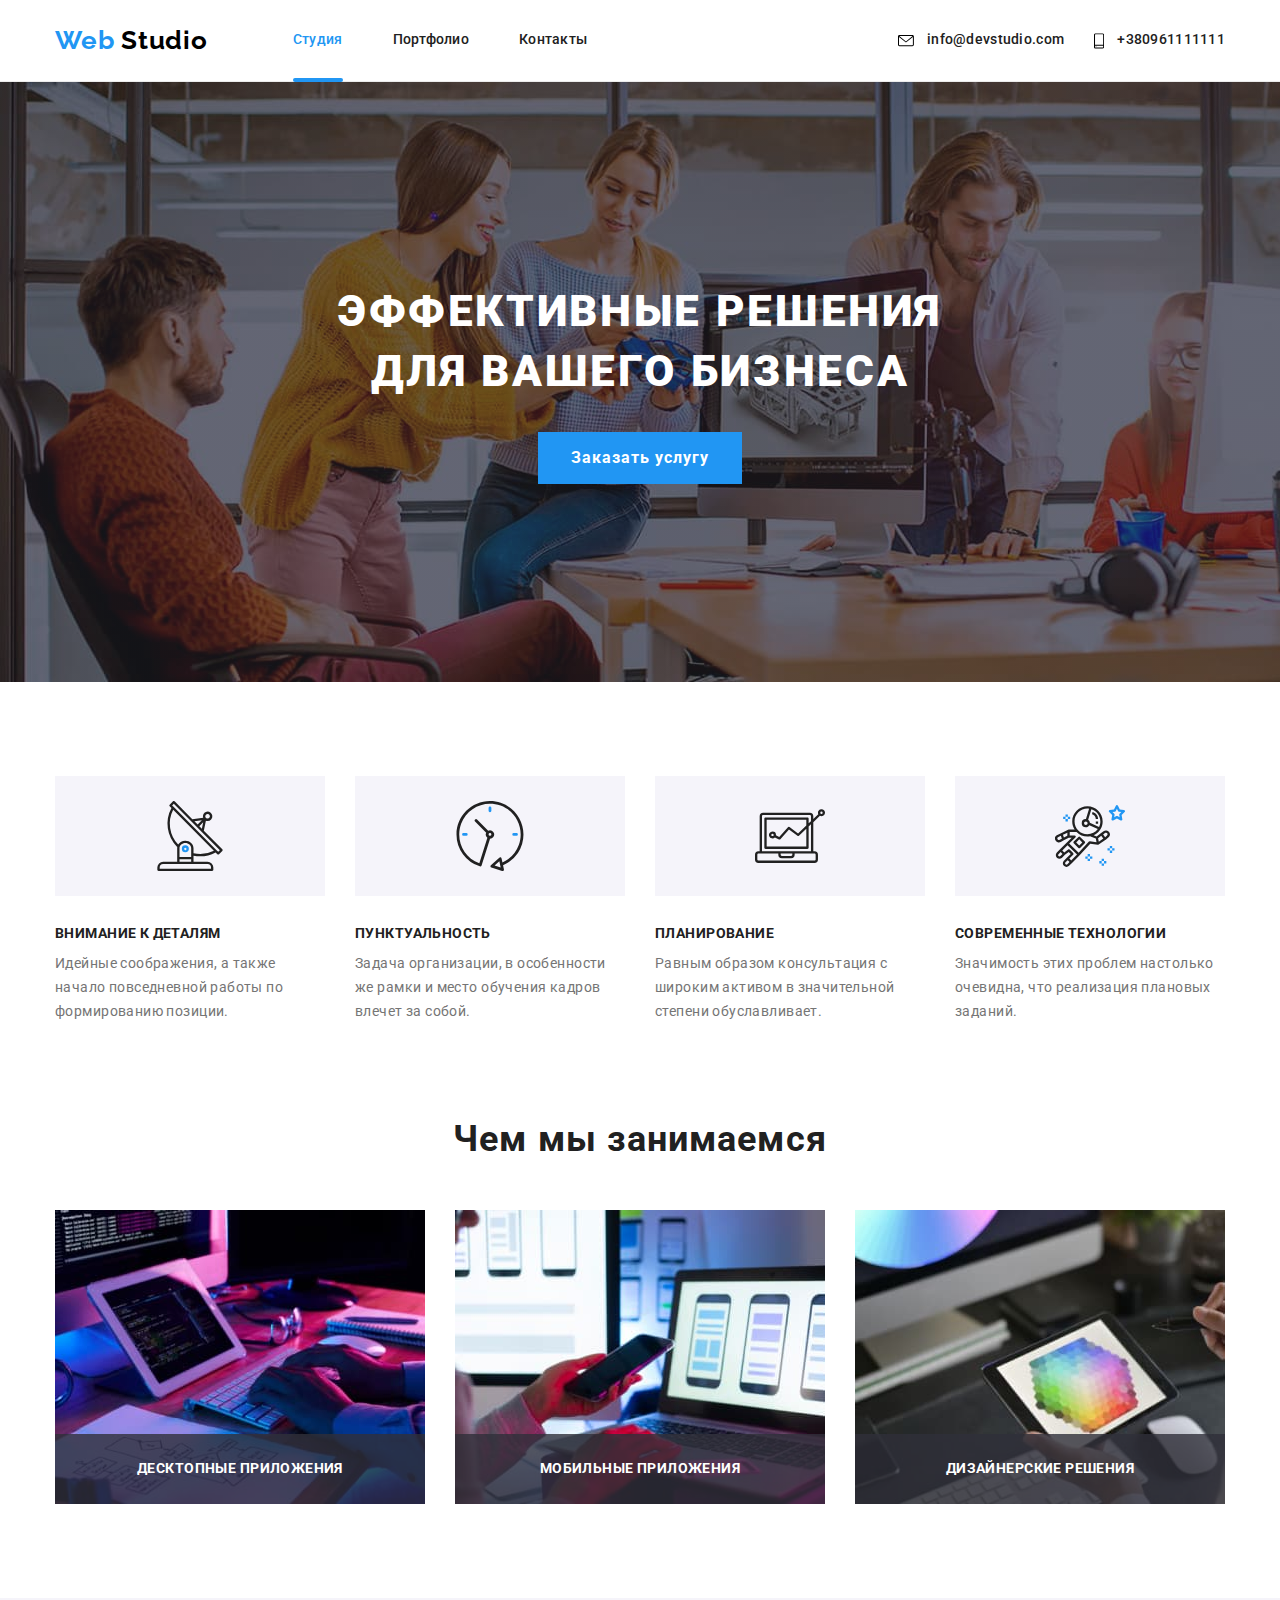
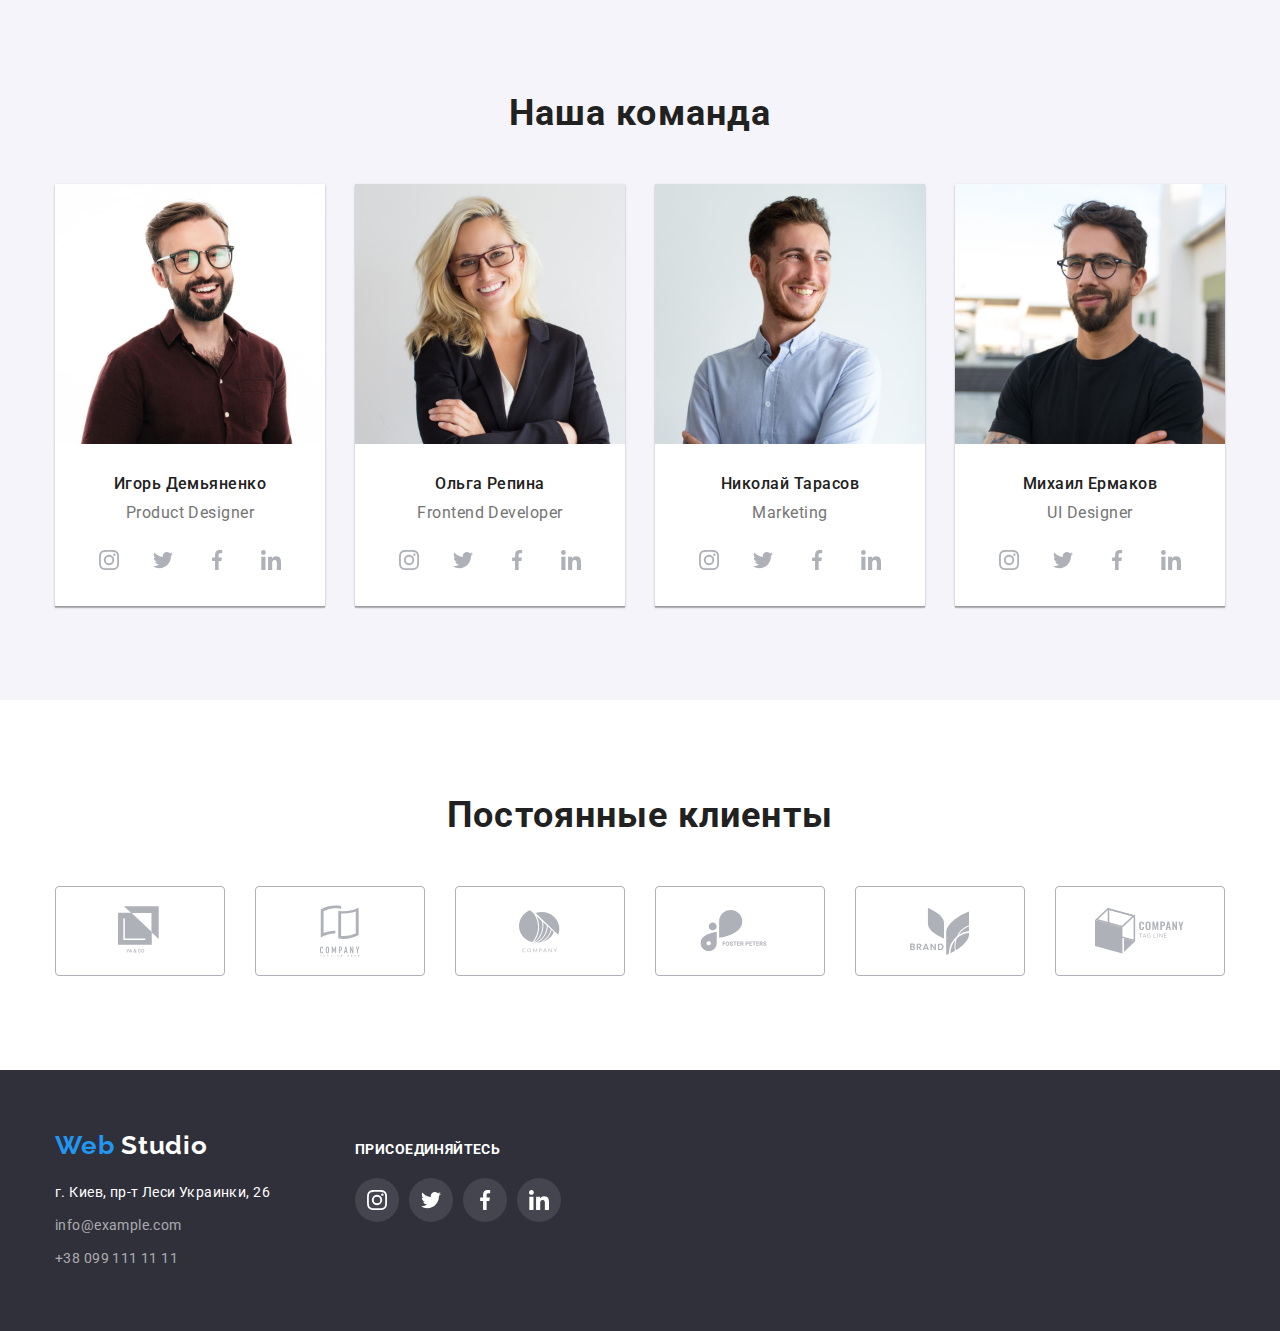
<file: index.html>
<!DOCTYPE html>
<html lang="ru">
	<head>
		<meta charset="UTF-8" />
		<meta name="viewport" content="width=device-width, initial-scale=1.0" />
		<title>Web Studio</title>
		<link
			href="https://fonts.googleapis.com/css2?family=Raleway:wght@700&family=Roboto:wght@400;500;700;900&display=swap"
			rel="stylesheet"
		/>
		<link
			rel="stylesheet"
			href="https://cdnjs.cloudflare.com/ajax/libs/modern-normalize/0.7.0/modern-normalize.min.css"
		/>

		<link rel="stylesheet" href="./css/styles.css" />
	</head>
	<body>
		<!-- шапка сайта -->
		<header>
			<div class="container flexbox">
				<nav class="navigation">
					<a href="./index.html" class="logo" lang="en">
						<span class="logo-specific">Web</span>
						Studio
					</a>

					<ul class="site-nav flexbox">
						<li class="site-nav-item"><a href="./index.html" class="link current">Студия</a></li>
						<li class="site-nav-item">
							<a href="./portfolio.html" class="link" target="_blank" rel="noopener">Портфолио</a>
						</li>
						<li class="site-nav-item"><a href="" class="link" target="_blank" rel="noopener">Контакты</a></li>
					</ul>
				</nav>

				<ul class="contacts flexbox">
					<li class="contacts-item">
						<a href="mailto:info@devstudio.com" class="link mail">
							<svg class="contacts-item-icon" width="16" height="12">
								<use href="./sprite.svg#icon-envelope"></use>
							</svg>
							info@devstudio.com
						</a>
					</li>

					<li class="contacts-item">
						<a href="tel:+380961111111" class="link phone">
							<svg class="contacts-item-icon" width="10" height="16">
								<use href="./sprite.svg#icon-phone"></use>
							</svg>
							+380961111111
						</a>
					</li>
				</ul>
			</div>
		</header>

		<main>
			<!-- герой -->
			<section class="hero">
				<div class="banner">
					<h1 class="hero-title">Эффективные решения<br />
						для вашего бизнеса</h1>
					<button class="button" data-modal-open>Заказать услугу</button>
				</div>
			</section>

			<!-- преимущества -->
			<section class="advantages">
				<div class="container">
					<h2 class="main-title visually-hidden">Наши преимущества</h2>

					<ul class="advantages-list flexbox">
						<li class="advantages-item first">
							<h3 class="secondary-title">Внимание к деталям</h3>
							<p>
								Идейные соображения, а также начало повседневной работы по формированию позиции.
							</p>
						</li>

						<li class="advantages-item second">
							<h3 class="secondary-title">Пунктуальность</h3>
							<p>
								Задача организации, в особенности же рамки и место обучения кадров влечет за собой.
							</p>
						</li>

						<li class="advantages-item third">
							<h3 class="secondary-title">Планирование</h3>
							<p>
								Равным образом консультация с широким активом в значительной степени обуславливает.
							</p>
						</li>

						<li class="advantages-item fourth">
							<h3 class="secondary-title">Современные технологии</h3>
							<p>
								Значимость этих проблем настолько очевидна, что реализация плановых заданий.
							</p>
						</li>
					</ul>
				</div>
			</section>

			<!-- чем мы занимаемся -->
			<section class="activities">
				<div class="container">
					<h2 class="main-title">Чем мы занимаемся</h2>

					<ul class="activities-list flexbox">
						<li class="activities-item">
							<a href="">
								<img src="./images/areas/desktop-apps.jpg" alt="Десктопные приложения" width="370" />
								<div class="activities-overlay">
									<h3 class="secondary-title">Десктопные приложения</h3>
								</div>
							</a>
						</li>

						<li class="activities-item">
							<a href="">
								<img src="./images/areas/mobile-apps.jpg" alt="Мобильные приложения" width="370" />
								<div class="activities-overlay">
									<h3 class="secondary-title">Мобильные приложения</h3>
								</div>
							</a>
						</li>

						<li class="activities-item">
							<a href="">
								<img src="./images/areas/design-decisions.jpg" alt="Дизайнерские решения" width="370" />
								<div class="activities-overlay">
									<h3 class="secondary-title">Дизайнерские решения</h3>
								</div>
							</a>
						</li>
					</ul>
				</div>
			</section>

			<!-- наша команда -->
			<section class="team">
				<div class="container">
					<h2 class="main-title">Наша команда</h2>

					<ul class="team-list flexbox">
						<li class="item">
							<img src="./images/team/ih-dem.jpg" alt="Фото Игоря Демьяненко" width="270" />

							<div class="team-member">
								<h3 class="secondary-title">Игорь Демьяненко</h3>
								<p>Product Designer</p>

								<div class="networks">
									<ul class="social-networks flexbox">
										<li class="social-networks-item">
											<a href="" aria-label="Ссылка на Instagram" class="social-networks-link">
												<svg class="social-icon"  width="20" height="20">
													<use href="./sprite.svg#icon-instagram"></use>
												</svg>
											</a>
										</li>

										<li class="social-networks-item">
											<a href="" aria-label="Ссылка на Twitter" class="social-networks-link">
												<svg class="social-icon"  width="20" height="20">
													<use href="./sprite.svg#icon-twitter"></use>
												</svg>
											</a>
										</li>

										<li class="social-networks-item">
											<a href="" aria-label="Ссылка на Facebook" class="social-networks-link">
												<svg class="social-icon"  width="20" height="20">
													<use href="./sprite.svg#icon-facebook"></use>
												</svg>
											</a>
										</li>

										<li class="social-networks-item">
											<a href="" aria-label="Ссылка на LinkedIn" class="social-networks-link">
												<svg class="social-icon"  width="20" height="20">
													<use href="./sprite.svg#icon-linkedin"></use>
												</svg>
											</a>
										</li>
									</ul>
								</div>
							</div>
						</li>

						<li class="item">
							<img src="./images/team/ol-rep.jpg" alt="Фото Ольги Репиной" width="270" />

							<div class="team-member">
								<h3 class="secondary-title">Ольга Репина</h3>
								<p>Frontend Developer</p>

								<div class="networks">
									<ul class="social-networks flexbox">
										<li class="social-networks-item">
											<a href="" aria-label="Ссылка на Instagram" class="social-networks-link">
												<svg class="social-icon"  width="20" height="20">
													<use href="./sprite.svg#icon-instagram"></use>
												</svg>
											</a>
										</li>

										<li class="social-networks-item">
											<a href="" aria-label="Ссылка на Twitter" class="social-networks-link">
												<svg class="social-icon"  width="20" height="20">
													<use href="./sprite.svg#icon-twitter"></use>
												</svg>
											</a>
										</li>

										<li class="social-networks-item">
											<a href="" aria-label="Ссылка на Facebook" class="social-networks-link">
												<svg class="social-icon"  width="20" height="20">
													<use href="./sprite.svg#icon-facebook"></use>
												</svg>
											</a>
										</li>

										<li class="social-networks-item">
											<a href="" aria-label="Ссылка на LinkedIn" class="social-networks-link">
												<svg class="social-icon"  width="20" height="20">
													<use href="./sprite.svg#icon-linkedin"></use>
												</svg>
											</a>
										</li>
									</ul>
								</div>
							</div>
						</li>

						<li class="item">
							<img src="./images/team/nik-tar.jpg" alt="Фото Николая Тарасова" width="270" />

							<div class="team-member">
								<h3 class="secondary-title">Николай Тарасов</h3>
								<p>Marketing</p>

								<div class="networks">
									<ul class="social-networks flexbox">
										<li class="social-networks-item">
											<a href="" aria-label="Ссылка на Instagram" class="social-networks-link">
												<svg class="social-icon"  width="20" height="20">
													<use href="./sprite.svg#icon-instagram"></use>
												</svg>
											</a>
										</li>

										<li class="social-networks-item">
											<a href="" aria-label="Ссылка на Twitter" class="social-networks-link">
												<svg class="social-icon"  width="20" height="20">
													<use href="./sprite.svg#icon-twitter"></use>
												</svg>
											</a>
										</li>

										<li class="social-networks-item">
											<a href="" aria-label="Ссылка на Facebook" class="social-networks-link">
												<svg class="social-icon"  width="20" height="20">
													<use href="./sprite.svg#icon-facebook"></use>
												</svg>
											</a>
										</li>

										<li class="social-networks-item">
											<a href="" aria-label="Ссылка на LinkedIn" class="social-networks-link">
												<svg class="social-icon"  width="20" height="20">
													<use href="./sprite.svg#icon-linkedin"></use>
												</svg>
											</a>
										</li>
									</ul>
								</div>
							</div>
						</li>

						<li class="item">
							<img src="./images/team/mikh-erm.jpg" alt="Фото Михаила Ермакова" width="270" />

							<div class="team-member">
								<h3 class="secondary-title">Михаил Ермаков</h3>
								<p>UI Designer</p>

								<div class="networks">
									<ul class="social-networks flexbox">
										<li class="social-networks-item">
											<a href="" aria-label="Ссылка на Instagram" class="social-networks-link">
												<svg class="social-icon"  width="20" height="20">
													<use href="./sprite.svg#icon-instagram"></use>
												</svg>
											</a>
										</li>

										<li class="social-networks-item">
											<a href="" aria-label="Ссылка на Twitter" class="social-networks-link">
												<svg class="social-icon"  width="20" height="20">
													<use href="./sprite.svg#icon-twitter"></use>
												</svg>
											</a>
										</li>

										<li class="social-networks-item">
											<a href="" aria-label="Ссылка на Facebook" class="social-networks-link">
												<svg class="social-icon"  width="20" height="20">
													<use href="./sprite.svg#icon-facebook"></use>
												</svg>
											</a>
										</li>

										<li class="social-networks-item">
											<a href="" aria-label="Ссылка на LinkedIn" class="social-networks-link">
												<svg class="social-icon"  width="20" height="20">
													<use href="./sprite.svg#icon-linkedin"></use>
												</svg>
											</a>
										</li>
									</ul>
								</div>
							</div>
						</li>
					</ul>
				</div>
			</section>

			<!-- постоянные клиенты -->
			<section class="clients">
				<div class="container">
					<h2 class="main-title">Постоянные клиенты</h2>

					<ul class="clients-list flexbox">
						<li class="clients-item">
							<a href="" aria-label="Логотип компании YA & CO" class="client-item-link">
								<svg class="client-logo"  width="45" height="50">
									<use href="./sprite.svg#icon-client1"></use>
								</svg>
							</a>
						</li>

						<li class="clients-item">
							<a href="" aria-label="Логотип компании COMPANY Tagline Here" class="client-item-link">
								<svg class="client-logo"  width="40" height="52">
									<use href="./sprite.svg#icon-client2"></use>
								</svg>
							</a>
						</li>

						<li class="clients-item">
							<a href="" aria-label="Логотип компании Company" class="client-item-link">
								<svg class="client-logo"  width="41" height="43">
									<use href="./sprite.svg#icon-client3"></use>
								</svg>
							</a>
						</li>

						<li class="clients-item">
							<a href="" aria-label="Логотип компании FOSTER PETERS" class="client-item-link">
								<svg class="client-logo"  width="80" height="42">
									<use href="./sprite.svg#icon-client4"></use>
								</svg>
							</a>
						</li>

						<li class="clients-item">
							<a href="" aria-label="Логотип компании BRAND" class="client-item-link">
								<svg class="client-logo"  width="59" height="47">
									<use href="./sprite.svg#icon-client5"></use>
								</svg>
							</a>
						</li>

						<li class="clients-item">
							<a href="" aria-label="Логотип компании COMPANY TAG LINE" class="client-item-link">
								<svg class="client-logo"  width="89" height="46">
									<use href="./sprite.svg#icon-client6"></use>
								</svg>
							</a>
						</li>
					</ul>
				</div>
			</section>
		</main>

		<!-- футер -->
		<footer>
			<div class="container flexbox">
				<div class="footer-nav">
					<a href="" class="logo">
						<span class="logo-specific">Web</span>
						<span class="logo-specific white">Studio</span>
					</a>

					<address class="address">
						г. Киев, пр-т Леси Украинки, 26<br />
						<span>info@example.com</span> <br />
						<span>+38 099 111 11 11</span>
					</address>
				</div>

				<div class="social-networks">
					<b>Присоединяйтесь</b>

					<div class="networks">
						<ul class="social-networks flexbox">
							<li class="social-networks-item">
								<a href="" aria-label="Ссылка на Instagram" class="social-networks-link">
									<svg class="social-icon"  width="20" height="20">
										<use href="./sprite.svg#icon-instagram"></use>
									</svg>
								</a>
							</li>

							<li class="social-networks-item">
								<a href="" aria-label="Ссылка на Twitter" class="social-networks-link">
									<svg class="social-icon"  width="20" height="20">
										<use href="./sprite.svg#icon-twitter"></use>
									</svg>
								</a>
							</li>

							<li class="social-networks-item">
								<a href="" aria-label="Ссылка на Facebook" class="social-networks-link">
									<svg class="social-icon"  width="20" height="20">
										<use href="./sprite.svg#icon-facebook"></use>
									</svg>
								</a>
							</li>

							<li class="social-networks-item">
								<a href="" aria-label="Ссылка на LinkedIn" class="social-networks-link">
									<svg class="social-icon"  width="20" height="20">
										<use href="./sprite.svg#icon-linkedin"></use>
									</svg>
								</a>
							</li>
						</ul>
					</div>
				</div>

				<!-- <div class="mailing">
					<b>Подпишитесь на рассылку</b>

					<button class="button">Подписаться</button>
				</div> -->
			</div>
		</footer>

		<div class="backdrop is-hidden" data-modal>

			<div class="modal">
				<button type="button" class="modal-icon" data-modal-close>
					<svg class="close-icon" width="11" height="11">
						<use href="./sprite.svg#icon-close-cross"></use>
					</svg>
				</button>
			</div>
		</div>

		<script src="./js/modal.js"></script>
	</body>
</html>
</file>
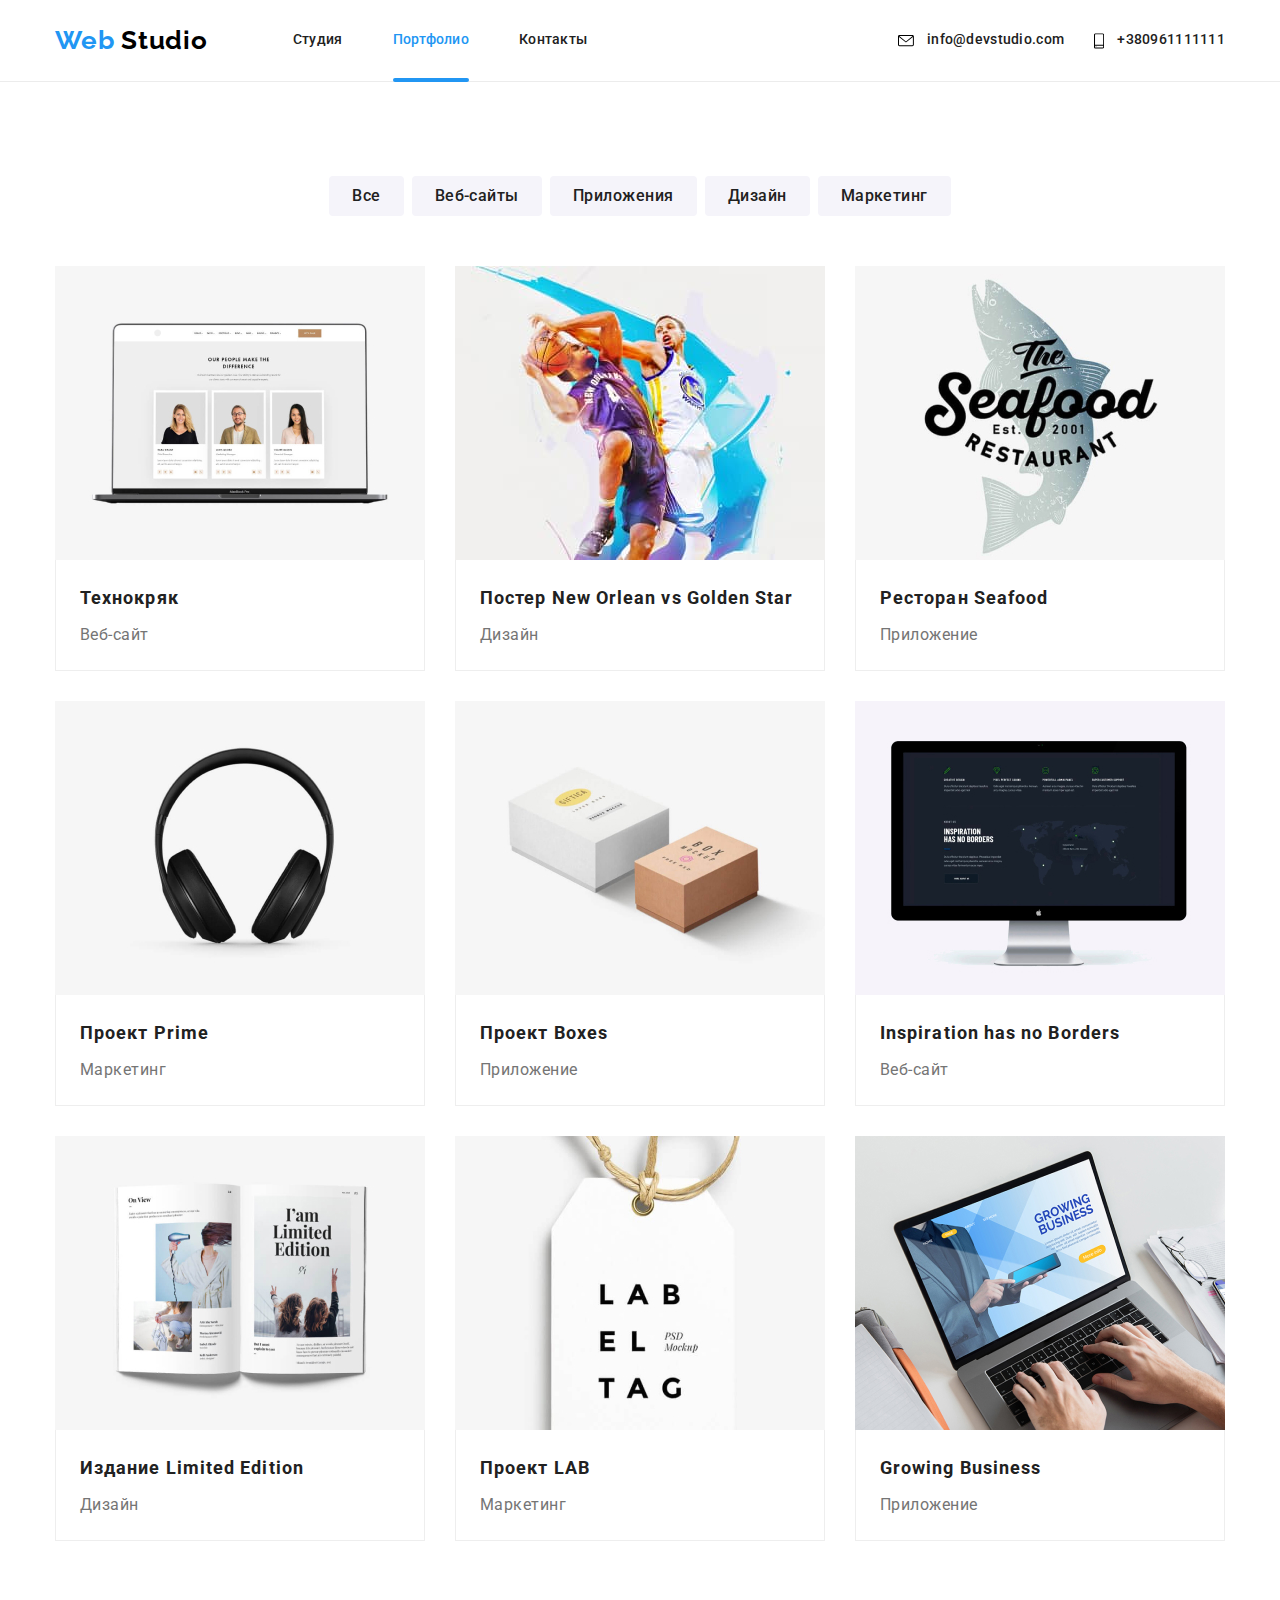
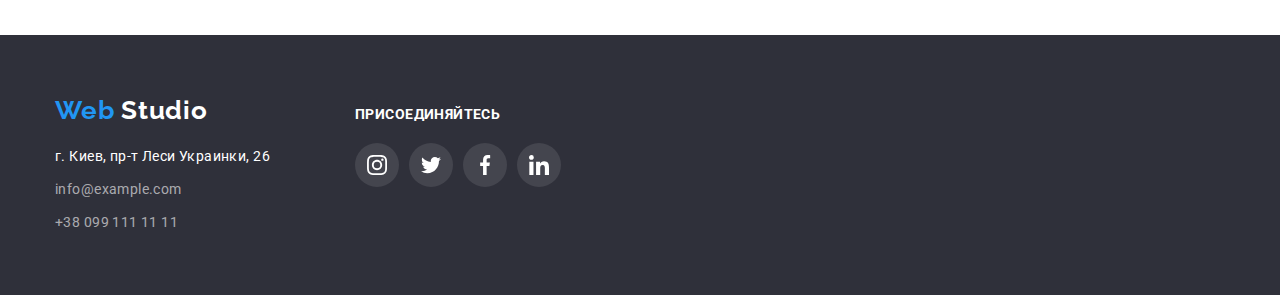
<file: portfolio.html>
<!DOCTYPE html>
<html lang="ru">
	<head>
		<meta charset="UTF-8" />
		<meta name="viewport" content="width=device-width, initial-scale=1.0" />
		<title>Portfolio</title>
		<link
			href="https://fonts.googleapis.com/css2?family=Raleway:wght@700&family=Roboto:wght@400;500;700;900&display=swap"
			rel="stylesheet"
		/>
		<link
			rel="stylesheet"
			href="https://cdnjs.cloudflare.com/ajax/libs/modern-normalize/0.7.0/modern-normalize.min.css"
		/>

		<link rel="stylesheet" href="./css/styles.css" />
	</head>

	<body>
		<!-- шапка сайта -->
		<header>
			<div class="container flexbox">
				<nav class="navigation">
					<a href="./index.html" class="logo" lang="en">
						<span class="logo-specific">Web</span>
						Studio
					</a>

					<ul class="site-nav flexbox">
						<li class="site-nav-item"><a href="./index.html" class="link">Студия</a></li>
						<li class="site-nav-item">
							<a href="./portfolio.html" class="link current" target="_blank" rel="noopener">Портфолио</a>
						</li>
						<li class="site-nav-item"><a href="" class="link" target="_blank" rel="noopener">Контакты</a></li>
					</ul>
				</nav>

				<ul class="contacts flexbox">
					<li class="contacts-item">
						<a href="mailto:info@devstudio.com" class="link mail">
							<svg class="contacts-item-icon" width="16" height="12">
								<use href="./sprite.svg#icon-envelope"></use>
							</svg>
							info@devstudio.com
						</a>
					</li>

					<li class="contacts-item">
						<a href="tel:+380961111111" class="link phone">
							<svg class="contacts-item-icon" width="10" height="16">
								<use href="./sprite.svg#icon-phone"></use>
							</svg>
							+380961111111
						</a>
					</li>
				</ul>
			</div>
		</header>

		<main>
			<section class="container">
				<h1 class="visually-hidden">Портфолио</h1>

				<ul class="button-list flexbox">
					<li class="button-item"><button type="button">Все</button></li>
					<li class="button-item"><button type="button">Веб-сайты</button></li>
					<li class="button-item"><button type="button">Приложения</button></li>
					<li class="button-item"><button type="button">Дизайн</button></li>
					<li class="button-item"><button type="button">Маркетинг</button></li>
				</ul>

				<ul class="projects-list flexbox">
					<li class="project-item">
						<a href="">
							<div class="project-thumb">
								<img src="./images/portfolio/technokryak.jpg" alt="Превью Технокряк" />

								<div class="project-overlay">
									<p class="description">
										Технокряк это современная площадка распространения коронавируса. Компании используют эту платформу для
										цифрового шпионажа и атак на защищённые сервера конкурентов.
									</p>
								</div>
							</div>

							<div class="project-card">
								<h3 class="title">Технокряк</h3>
								<p class="project-type">Веб-сайт</p>
							</div>
						</a>
					</li>

					<li class="project-item">
						<a href="">
							<div class="project-thumb">
								<img src="./images/portfolio/poster.jpg" alt="Превью New Orlean" />

								<div class="project-overlay">
									<p class="description">
										Технокряк это современная площадка распространения коронавируса. Компании используют эту платформу для
										цифрового шпионажа и атак на защищённые сервера конкурентов.
									</p>
								</div>
							</div>

							<div class="project-card">
								<h3 class="title">Постер New Orlean vs Golden Star</h3>
								<p class="project-type">Дизайн</p>
							</div>
						</a>
					</li>

					<li class="project-item">
						<a href="">
							<div class="project-thumb">
								<img src="./images/portfolio/seafood.jpg" alt="Превью Seafood" width="370" />

								<div class="project-overlay">
									<p class="description">
										Технокряк это современная площадка распространения коронавируса. Компании используют эту платформу для
										цифрового шпионажа и атак на защищённые сервера конкурентов.
									</p>
								</div>
							</div>

							<div class="project-card">
								<h3 class="title">Ресторан Seafood</h3>
								<p class="project-type">Приложение</p>
							</div>
						</a>
					</li>

					<li class="project-item">
						<a href="">
							<div class="project-thumb">
								<img src="./images/portfolio/prime.jpg" alt="Превью Prime" width="370" />

								<div class="project-overlay">
									<p class="description">
										Технокряк это современная площадка распространения коронавируса. Компании используют эту платформу для
										цифрового шпионажа и атак на защищённые сервера конкурентов.
									</p>
								</div>
							</div>

							<div class="project-card">
								<h3 class="title">Проект Prime</h3>
								<p class="project-type">Маркетинг</p>
							</div>
						</a>
					</li>

					<li class="project-item">
						<a href="">
							<div class="project-thumb">
								<img src="./images/portfolio/boxes.jpg" alt="Превью Boxes" width="370" />

								<div class="project-overlay">
									<p class="description">
										Технокряк это современная площадка распространения коронавируса. Компании используют эту платформу для
										цифрового шпионажа и атак на защищённые сервера конкурентов.
									</p>
								</div>
							</div>
							
							<div class="project-card">
								<h3 class="title">Проект Boxes</h3>
								<p class="project-type">Приложение</p>
							</div>
						</a>
					</li>

					<li class="project-item">
						<a href="">
							<div class="project-thumb">
								<img src="./images/portfolio/inspiration.jpg" alt="Превью Inspiration" width="370" />

								<div class="project-overlay">
									<p class="description">
										Технокряк это современная площадка распространения коронавируса. Компании используют эту платформу для
										цифрового шпионажа и атак на защищённые сервера конкурентов.
									</p>
								</div>
							</div>

							<div class="project-card">
								<h3 class="title">Inspiration has no Borders</h3>
								<p class="project-type">Веб-сайт</p>
							</div>
						</a>
					</li>

					<li class="project-item">
						<a href="">
							<div class="project-thumb">
								<img src="./images/portfolio/edition.jpg" alt="Превью Limited Edition" width="370" />

								<div class="project-overlay">
									<p class="description">
										Технокряк это современная площадка распространения коронавируса. Компании используют эту платформу для
										цифрового шпионажа и атак на защищённые сервера конкурентов.
									</p>
								</div>
							</div>

							<div class="project-card">
								<h3 class="title">Издание Limited Edition</h3>
								<p class="project-type">Дизайн</p>
							</div>
						</a>
					</li>

					<li class="project-item">
						<a href="">
							<div class="project-thumb">
								<img src="./images/portfolio/lab.jpg" alt="Превью LAB" width="370" />

								<div class="project-overlay">
									<p class="description">
										Технокряк это современная площадка распространения коронавируса. Компании используют эту платформу для
										цифрового шпионажа и атак на защищённые сервера конкурентов.
									</p>
								</div>
							</div>

							<div class="project-card">
								<h3 class="title">Проект LAB</h3>
								<p class="project-type">Маркетинг</p>
							</div>
						</a>
					</li>

					<li class="project-item">
						<a href="">
							<div class="project-thumb">
								<img src="./images/portfolio/business.jpg" alt="Превью Growing Business" width="370" />

								<div class="project-overlay">
									<p class="description">
										Технокряк это современная площадка распространения коронавируса. Компании используют эту платформу для
										цифрового шпионажа и атак на защищённые сервера конкурентов.
									</p>
								</div>
							</div>

							<div class="project-card">
								<h3 class="title">Growing Business</h3>
								<p class="project-type">Приложение</p>
							</div>
						</a>
					</li>
				</ul>
			</section>
		</main>

		<!-- футер -->
		<footer>
			<div class="container flexbox">
				<div class="footer-nav">
					<a href="" class="logo">
						<span class="logo-specific">Web</span>
						<span class="logo-specific white">Studio</span>
					</a>

					<address class="address">
						г. Киев, пр-т Леси Украинки, 26<br />
						<span>info@example.com</span> <br />
						<span>+38 099 111 11 11</span>
					</address>
				</div>

				<div class="social-networks">
					<b>Присоединяйтесь</b>

					<div class="networks">
						<ul class="social-networks flexbox">
							<li class="social-networks-item">
								<a href="" aria-label="Ссылка на Instagram" class="social-networks-link">
									<svg class="social-icon"  width="20" height="20">
										<use href="./sprite.svg#icon-instagram"></use>
									</svg>
								</a>
							</li>

							<li class="social-networks-item">
								<a href="" aria-label="Ссылка на Twitter" class="social-networks-link">
									<svg class="social-icon"  width="20" height="20">
										<use href="./sprite.svg#icon-twitter"></use>
									</svg>
								</a>
							</li>

							<li class="social-networks-item">
								<a href="" aria-label="Ссылка на Facebook" class="social-networks-link">
									<svg class="social-icon"  width="20" height="20">
										<use href="./sprite.svg#icon-facebook"></use>
									</svg>
								</a>
							</li>

							<li class="social-networks-item">
								<a href="" aria-label="Ссылка на LinkedIn" class="social-networks-link">
									<svg class="social-icon"  width="20" height="20">
										<use href="./sprite.svg#icon-linkedin"></use>
									</svg>
								</a>
							</li>
						</ul>
					</div>
				</div>

				<!-- <div class="mailing">
					<b>Подпишитесь на рассылку</b>

					<a href="" class="button">Подписаться</a>
				</div> -->
			</div>
		</footer>
	</body>
</html>
</file>
<file: css/styles.css>
:root {
	--primary-text-color: #757575;
	--secondary-text-color: #000000;
	--tretiary-text-color: #ffffff;
	--title-text-color: #212121;
	--accent-color: #2196f3;
	--primary-bg-color: #ffffff;
	--secondary-bg-color: #f5f4fa;
	--footer-bg-color: #2f303a;

	--portfolio-overlay: rgba(33, 150, 243, 0.9);
}

body {
	color: var(--primary-text-color);
	background-color: var(--primary-bg-color);
}

ul {
	margin: 0;
	padding: 0;
	list-style: none;
}

.container {
	width: 1200px;
	margin-right: auto;
	margin-left: auto;
	padding-right: 15px;
	padding-left: 15px;

	/* outline: 2px solid tomato; */
}

.flexbox {
	display: flex;
}

.visually-hidden {
	position: absolute !important;
	clip: rect(1px 1px 1px 1px);
	clip: rect(1px, 1px, 1px, 1px);
	padding: 0 !important;
	border: 0 !important;
	height: 1px !important;
	width: 1px !important;
	overflow: hidden;
}

img{
	display: block;
	max-width: 100%;
	height: auto;
}

/* General */

.logo-specific,
.site-nav .link:hover,
.site-nav .link:focus,
.site-nav .link.current,
.contacts .link:hover,
.contacts .link:focus,
.social-networks a:hover,
.social-networks a:focus,
.clients-list a:hover,
.clients-list a:focus {
	color: var(--accent-color);
}

.activities-list a,
.social-networks a,
.clients-list {
	text-decoration: none;
}


/* Navigation */
/* links in General */
/* logo-specific in General */

header{
	border-bottom: 1px solid #ECECEC;
}

.logo {
	color: #000000;

	font-family: Raleway, sans-serif;
	font-weight: 700;
	font-size: 26px;
	line-height: 1.19;
	letter-spacing: 0.03em;

	text-decoration: none;
}

.logo-specific.white{
	color: var(--tretiary-text-color);
}

.logo:hover,
.logo:focus{
	cursor: auto;
}

.site-nav,
.contacts {
	color: var(--title-text-color);

	font-family: Roboto, sans-serif;
	font-weight: 500;
	font-size: 14px;
	line-height: 1.14;
	letter-spacing: 0.02em;
}

.site-nav .link {
	transition: color 250ms cubic-bezier(0.4, 0, 0.2, 1);

	color: var(--title-text-color);

	text-decoration: none;
}

.contacts .link {
	transition: color 250ms cubic-bezier(0.4, 0, 0.2, 1);

	color: inherit;

	text-decoration: none;
}

.site-nav-item{
	position: relative;

	display: flex;
	justify-content: center;
	align-items: center;
	height: 100%;
}


.site-nav.flexbox{
	height: 100%;
}

.link.current::after {
	content: "";

	position: absolute;
	left: 0;
	bottom: 0;

	display: block;
	width: 100%;
	height: 4px;
	background-color: var(--accent-color);
	border-radius: 2px;

	transform: translate(0 , 25%);
}

.contacts-item-icon{
	vertical-align: middle;
	margin-right: 10px;
}

.contacts-item .link:hover .contacts-item-icon{
	fill: var(--accent-color);
}

/* Hero */

.hero {
	text-align: center;
}

.banner{
	background-color: var(--footer-bg-color);
	
	background-image: linear-gradient(rgba(47, 48, 58, 0.4), rgba(47, 48, 58, 0.4)) , url(../images/hero.jpg);

	background-repeat: no-repeat;
	max-width: 1600px;
	height: 600px;
	margin-left: auto;
	margin-right: auto;

	padding-top: 200px;
}

.hero-title {
	margin-top: 0;
	margin-bottom: 30px;

	/* temporary bg */
	/* background-color: #54b61b; */

	color: var(--tretiary-text-color);

	font-family: Roboto, sans-serif;
	font-weight: 900;
	font-size: 44px;
	line-height: 1.36;
	letter-spacing: 0.06em;
	text-transform: uppercase;
}

.button {
	display: inline-flex;
	padding: 10px 32px;
	min-width: 200px;
	border: 1px solid transparent;

	align-items: center;

	color: var(--tretiary-text-color);
	background-color: var(--accent-color);

	text-decoration: none;

	font-family: Roboto, sans-serif;
	font-weight: 700;
	font-size: 16px;
	line-height: 1.87;
	letter-spacing: 0.06em;
}

.button:hover,
.button:focus,
.button:active{
	outline: none;
}

/* Advantages */

.advantages-list .secondary-title {
	color: var(--title-text-color);

	font-family: Roboto, sans-serif;
	font-weight: 700;
	font-size: 14px;
	line-height: 1.14;
	letter-spacing: 0.03em;
	text-transform: uppercase;
}

.advantages-list p {
	font-family: Roboto, sans-serif;
	font-weight: 400;
	font-size: 14px;
	line-height: 1.71;
	letter-spacing: 0.03em;
}

/* Activities */
/* links in General */

.activities .main-title,
.team .main-title,
.clients .main-title {
	color: var(--title-text-color);

	font-family: Roboto, sans-serif;
	font-weight: 700;
	font-size: 36px;
	line-height: 1.17;
	letter-spacing: 0.03em;
}

.activities-overlay{
	position: absolute;

	padding-top: 27px;
	padding-bottom: 27px;

	left: 0;
	bottom: 0;

	width: 100%;
	height: 70px;

	background-color: rgba(47, 48, 58, 0.8);
}

.activities-list .secondary-title {
	margin: 0;
	
	color: var(--tretiary-text-color);

	font-family: Roboto, sans-serif;
	font-weight: 700;
	font-size: 14px;
	line-height: 1.14;
	letter-spacing: 0.03em;
	text-transform: uppercase;

	text-decoration: none;
}

/* Team */
/* main-title in Activities */
/* social-networks in Activities */
/* links in General */

.team-list .secondary-title {
	color: var(--title-text-color);

	font-family: Roboto, sans-serif;
	font-weight: 500;
	font-size: 16px;
	line-height: 1.19;
	letter-spacing: 0.03em;
}

.team-list p {
	font-family: Roboto, sans-serif;
	font-weight: 400;
	font-size: 16px;
	line-height: 1.19;
	letter-spacing: 0.03em;
}

section.team {
	background-color: var(--secondary-bg-color);
}

.team-list .team-member{
	border-radius: 0px 0px 4px 4px;
}

.team-list > .item{
	box-shadow: 0px 1px 3px rgba(0, 0, 0, 0.12), 0px 1px 1px rgba(0, 0, 0, 0.14), 0px 2px 1px rgba(0, 0, 0, 0.2);
}

.social-networks-link{
	transition: color 250ms cubic-bezier(0.4, 0, 0.2, 1);

	display: inline-flex;
	justify-content: center;
	align-items: center;

	width: 44px;
	height: 44px;
	border-radius: 50%;
}

.social-networks-link:hover,
.social-networks-link:focus{
	background-color: var(--accent-color);
}

.social-icon{
	fill: #AFB1B8;
}

.social-networks-link:hover .social-icon,
.social-networks-link:focus .social-icon{
	fill: var(--primary-bg-color);
}

/* Clients */
/* main-title in Activities */
/* links in General */
.clients-item > a {
	text-decoration: none;
}

/* Footer */
/* links in General */

.address {
	margin-top: 20px;

	/* temporary bg */
	/* background-color: #54b61b; */

	color: var(--tretiary-text-color);

	font-family: Roboto, sans-serif;
	font-style: normal;
	font-weight: 400;
	font-size: 14px;
	line-height: 1.71;
	letter-spacing: 0.03em;
}

.address span {
	display: inline-block;
	margin-top: 9px;
	color: rgba(255, 255, 255, 0.6);
}

.social-networks b,
.mailing b {
	/* temporary bg */
	/* background-color: #54b61b; */

	color: var(--tretiary-text-color);

	font-family: Roboto, sans-serif;
	font-weight: 700;
	font-size: 14px;
	line-height: 1.14;
	letter-spacing: 0.03em;
	text-transform: uppercase;
}

footer {
	background-color: var(--footer-bg-color);
}

footer > .container {
	padding-top: 60px;
	padding-bottom: 60px;
}

footer .social-networks-link{
	display: inline-flex;
	justify-content: center;
	align-items: center;

	width: 44px;
	height: 44px;
	border-radius: 50%;
	background-color: rgba(255, 255, 255, 0.1);
}

footer .social-networks-link:hover,
footer .social-networks-link:focus{
	background-color: var(--accent-color);
}

footer .social-icon{
	fill: var(--tretiary-text-color);
}


/* Portfolio */

.button-list button {
	transition: color 250ms cubic-bezier(0.4, 0, 0.2, 1);

	padding: 6px 22px;
	border: 1px solid transparent;
	border-radius: 4px;

	background-color: #f5f4fa;

	color: var(--title-text-color);

	font-family: Roboto, sans-serif;
	font-weight: 500;
	font-size: 16px;
	line-height: 1.62;
	letter-spacing: 0.03em;
}

.button-list button:hover,
.button-list button:focus,
.button-list button:active {
	background-color: var(--accent-color);

	color: var(--tretiary-text-color);

	cursor: pointer;
	outline: none;
}

.projects-list a {
	text-decoration: none;
}

.projects-list .title {
	color: var(--title-text-color);

	font-family: Roboto, sans-serif;
	font-weight: 700;
	font-size: 18px;
	line-height: 2;
	letter-spacing: 0.06em;
}

.project-type {
	color: var(--primary-text-color);

	font-family: Roboto, sans-serif;
	font-weight: 400;
	font-size: 16px;
	line-height: 1.87;
	letter-spacing: 0.03em;
}

.projects-list .description {
	margin: 0;

	color: var(--tretiary-text-color);

	font-family: Roboto, sans-serif;
	font-weight: 400;
	font-size: 18px;
	line-height: 1.56;
	letter-spacing: 0.03em;
}

/* MAin positioning */

.navigation {
	display: flex;
	align-items: center;
}

.logo {
	padding-top: 25px;
	padding-right: 85px;
	padding-bottom: 25px;
}

.site-nav-item:not(:last-child) {
	margin-right: 50px;
}

.contacts.flexbox {
	margin-left: auto;
	align-items: center;
}

.contacts-item:first-child {
	margin-right: 30px;
}

.main-title {
	margin-top: 0;
	margin-bottom: 0;
	text-align: center;
}

.secondary-title {
	margin-top: 30px;
	margin-bottom: 0;
}

.advantages > .container {
	padding-top: 94px;
}

.advantages-item {
	width: calc((100% - 30px * 3) / 4);
}

.advantages-item:not(:last-child) {
	margin-right: 30px;
}

.advantages-item::before{
	content: "";
	display: block;
	background-color: var(--secondary-bg-color);
	
	height: 120px;

	background-repeat: no-repeat;
	background-position: center;
}

.advantages-item.first::before{
	background-image: url(../images/advantages/antenna.svg);
}

.advantages-item.second::before{
	background-image: url(../images/advantages/vector.svg);
}

.advantages-item.third::before{
	background-image: url(../images/advantages/graphic.svg);
}

.advantages-item.fourth::before{
	background-image: url(../images/advantages/astronaut.svg);
}
	

.activities > .container,
.team > .container,
.clients > .container,
section.container {
	padding-top: 94px;
	padding-bottom: 94px;
}

.activities-list,
.team-list,
.clients-list {
	margin-top: 50px;
}

.activities-item {
	position: relative;

	width: calc((100% - 30px * 2) / 3);
	text-align: center;
}

.activities-item:not(:last-child) {
	margin-right: 30px;
}

.advantages-list p,
.team-list p,
.clients-list p {
	margin-top: 10px;
	margin-bottom: 0;
}

.team-list.flexbox {
	flex-wrap: wrap;
}

.team-list .item {
	width: calc((100% - 30px * 3) / 4);
}

.team-list .item:not(:nth-child(4n)) {
	margin-right: 30px;
}

.team-list .item:not(:nth-child(-n + 4)) {
	margin-top: 30px;
}

.team-member {
	padding-top: 30px;
	padding-right: 32px;
	padding-bottom: 24px;
	padding-left: 32px;
	background-color: var(--primary-bg-color);
}

.team .secondary-title {
	margin: 0;
}

.team-list h3,
.team-list p {
	text-align: center;
}

.team div.networks {
	margin-top: 16px;
}

.social-networks-item:not(:last-child) {
	margin-right: 10px;
}

.social-networks {
	flex-wrap: no-wrap;
}

.clients-item {
	width: calc((100% - 5 * 30px) / 6);
	text-align: center;
	height: 90px;
}

.clients-item:not(:last-child) {
	margin-right: 30px;
}

.client-item-link{
	transition: color 250ms cubic-bezier(0.4, 0, 0.2, 1);

	display: inline-flex;
	justify-content: center;
	align-items: center;

	width: 170px;
	height: 90px;

	border: 1px solid #AFB1B8;
	border-radius: 4px;
}

.client-logo{
	fill: #AFB1B8;
}

.client-item-link:hover,
.client-item-link:focus{
	border: 1px solid var(--accent-color);
}

.client-item-link:hover .client-logo,
.client-item-link:focus .client-logo{
	fill: var(--accent-color);
}

footer div.networks {
	margin-top: 20px;
}

.footer-nav,
footer .social-networks {
	width: calc((100% - 3 * 30px) / 4);
}

.footer-nav {
	margin-right: 30px;
}

.mailing {
	width: calc((100% - 30px) / 2);
	margin-left: auto;
}

.mailing .button::after{
	content: "";
	width: 24px;
	height: 24px;

	background-repeat: no-repeat;
	background-position: center;

	background-image: url(../images/telegram.svg);

	margin-left: 10px;
}

footer .container.flexbox {
	align-items: baseline;
}

/* Temporarily styles */
.social-networks-item {
	font-size: x-small;
}

/* Portfolio positioining */

.button-list {
	justify-content: center;
}

.button-item:not(:last-child) {
	margin-right: 8px;
}

.projects-list {
	flex-wrap: wrap;
	margin-top: 50px;
}

.project-item {
	width: calc((100% - 2 * 30px) / 3);
	/* border: 1px solid #EEEEEE; */
}

.project-item:hover,
.project-item:focus{
	box-shadow: 0px 1px 1px rgba(0, 0, 0, 0.12), 0px 4px 4px rgba(0, 0, 0, 0.06), 1px 4px 6px rgba(0, 0, 0, 0.16);

	cursor: pointer;
}

.projects-list .project-item:not(:nth-child(3n)) {
	margin-right: 30px;
}

.projects-list .project-item:not(:nth-child(-n + 3)) {
	margin-top: 30px;
}

.project-card {
	padding-top: 20px;
	padding-right: 24px;
	padding-bottom: 20px;
	padding-left: 24px;

	
	border: 1px solid #EEEEEE;
	border-top: none;
}

.project-card .title,
.project-card .project-type {
	margin: 0;
}

.project-card .project-type {
	margin-top: 4px;
}

.project-thumb{
	position: relative;
	overflow: hidden;
}

.project-overlay{
	position: absolute;

	top: 0;
	left: 0;

	width: 100%;
	height: 100%;

	padding-top: 63px;
	padding-right: 24px;
	padding-bottom: 63px;
	padding-left: 24px;

	background-color: var(--portfolio-overlay);

	transform: translateY(100%);
	transition: transform 250ms cubic-bezier(0.4, 0, 0.2, 1);
}

.project-item:hover .project-overlay,
.project-item:focus .project-overlay{

	transform: translateY(0);
}

.backdrop{
	position: fixed;
	top: 0;
	right: 0;
	width: 100%;
	height: 100%;

	background-color: rgba(0, 0, 0, 0.2);

	opacity: 1;
	transform: opacity 250ms cubic-bezier(0.4, 0, 0.2, 1);
}

.backdrop.is-hidden{
	opacity: 0;
	pointer-events: none;
}

.backdrop.is-hidden .modal{
	opacity: 0;
	transform: translate(-50%, -50%) scale(0.8);
}

.modal{
	position: absolute;
	top: 50%;
	left: 50%;
	transform: translate(-50%, -50%) scale(1);
	opacity: 1;

	transition: transform 250ms cubic-bezier(0.4, 0, 0.2, 1), opacity 250ms cubic-bezier(0.4, 0, 0.2, 1);

	width: 528px;
	height: 581px;

	background-color: var(--primary-bg-color);
	box-shadow: 0px 1px 3px rgba(0, 0, 0, 0.12), 0px 1px 1px rgba(0, 0, 0, 0.14), 0px 2px 1px rgba(0, 0, 0, 0.2);
	border-radius: 4px;
}

.modal-icon{
	position: absolute;
	top: 8px;
	right: 8px;

	width: 30px;
	height: 30px;
	border-radius: 50%;
	background-color: var(--primary-bg-color);
	border: 1px solid rgba(0, 0, 0, 0.1);
}

.modal-icon:hover,
.modal-icon:focus,
.modal-icon:active{
	cursor: pointer;
	outline: none;
}

.close-icon{
	position: absolute;
	top: 50%;
	right: 50%;
	transform: translate(50%, -50%);
	transition: fill 250ms cubic-bezier(0.4, 0, 0.2, 1);
}

.modal-icon:hover .close-icon,
.modal-icon:focus .close-icon{
	fill: var(--accent-color);
}
</file>
